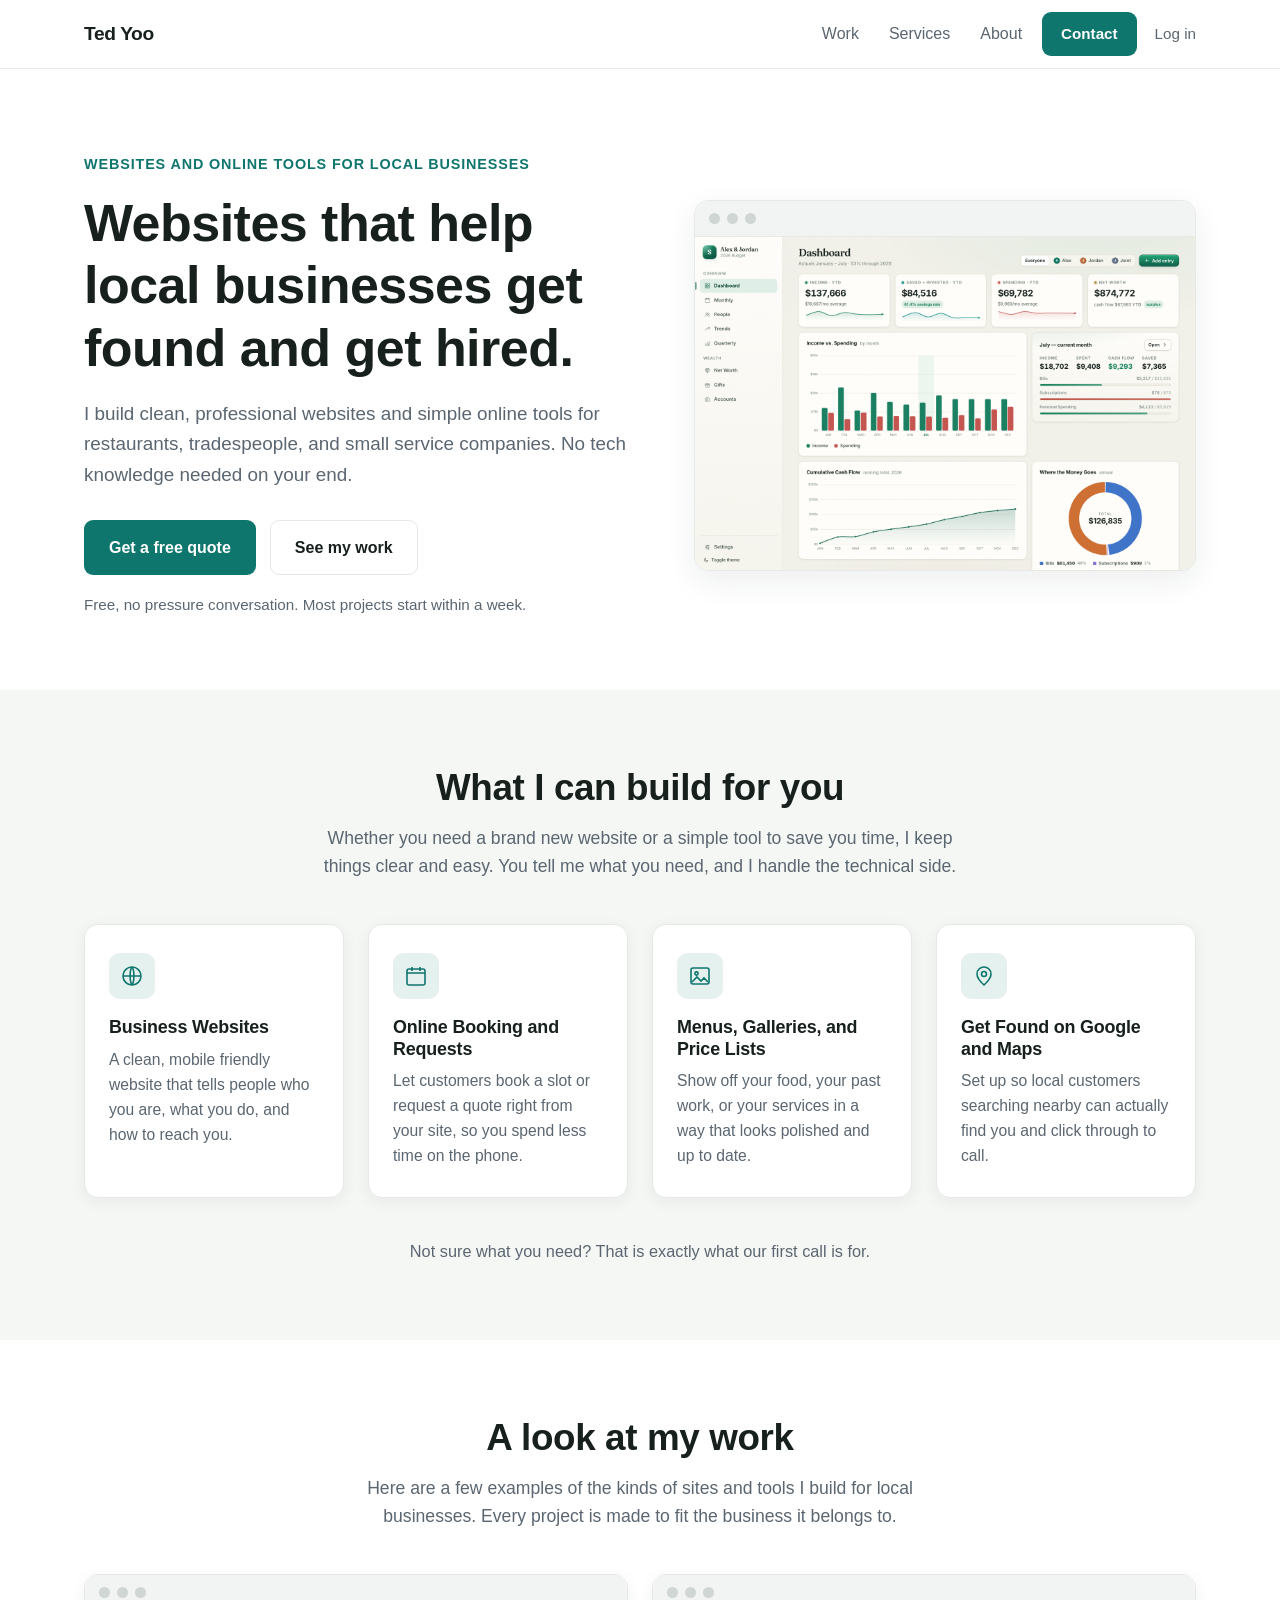
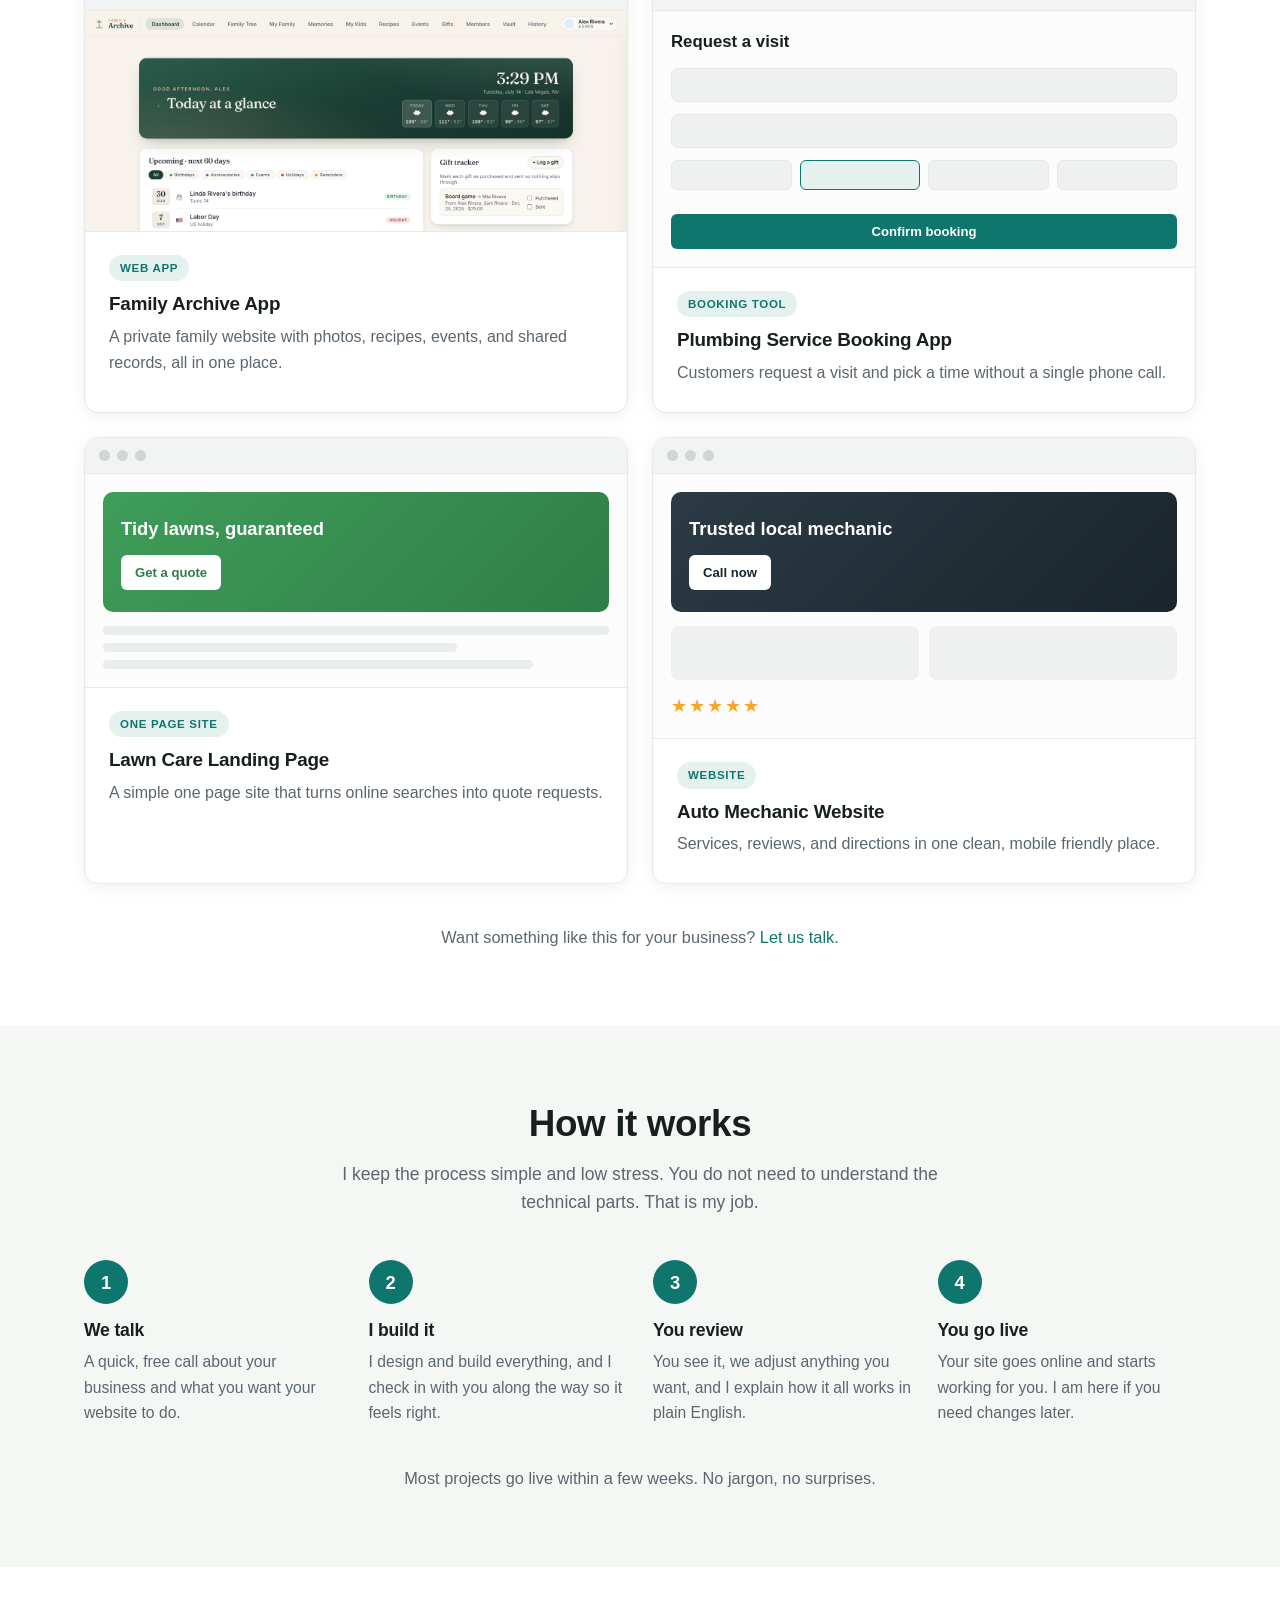
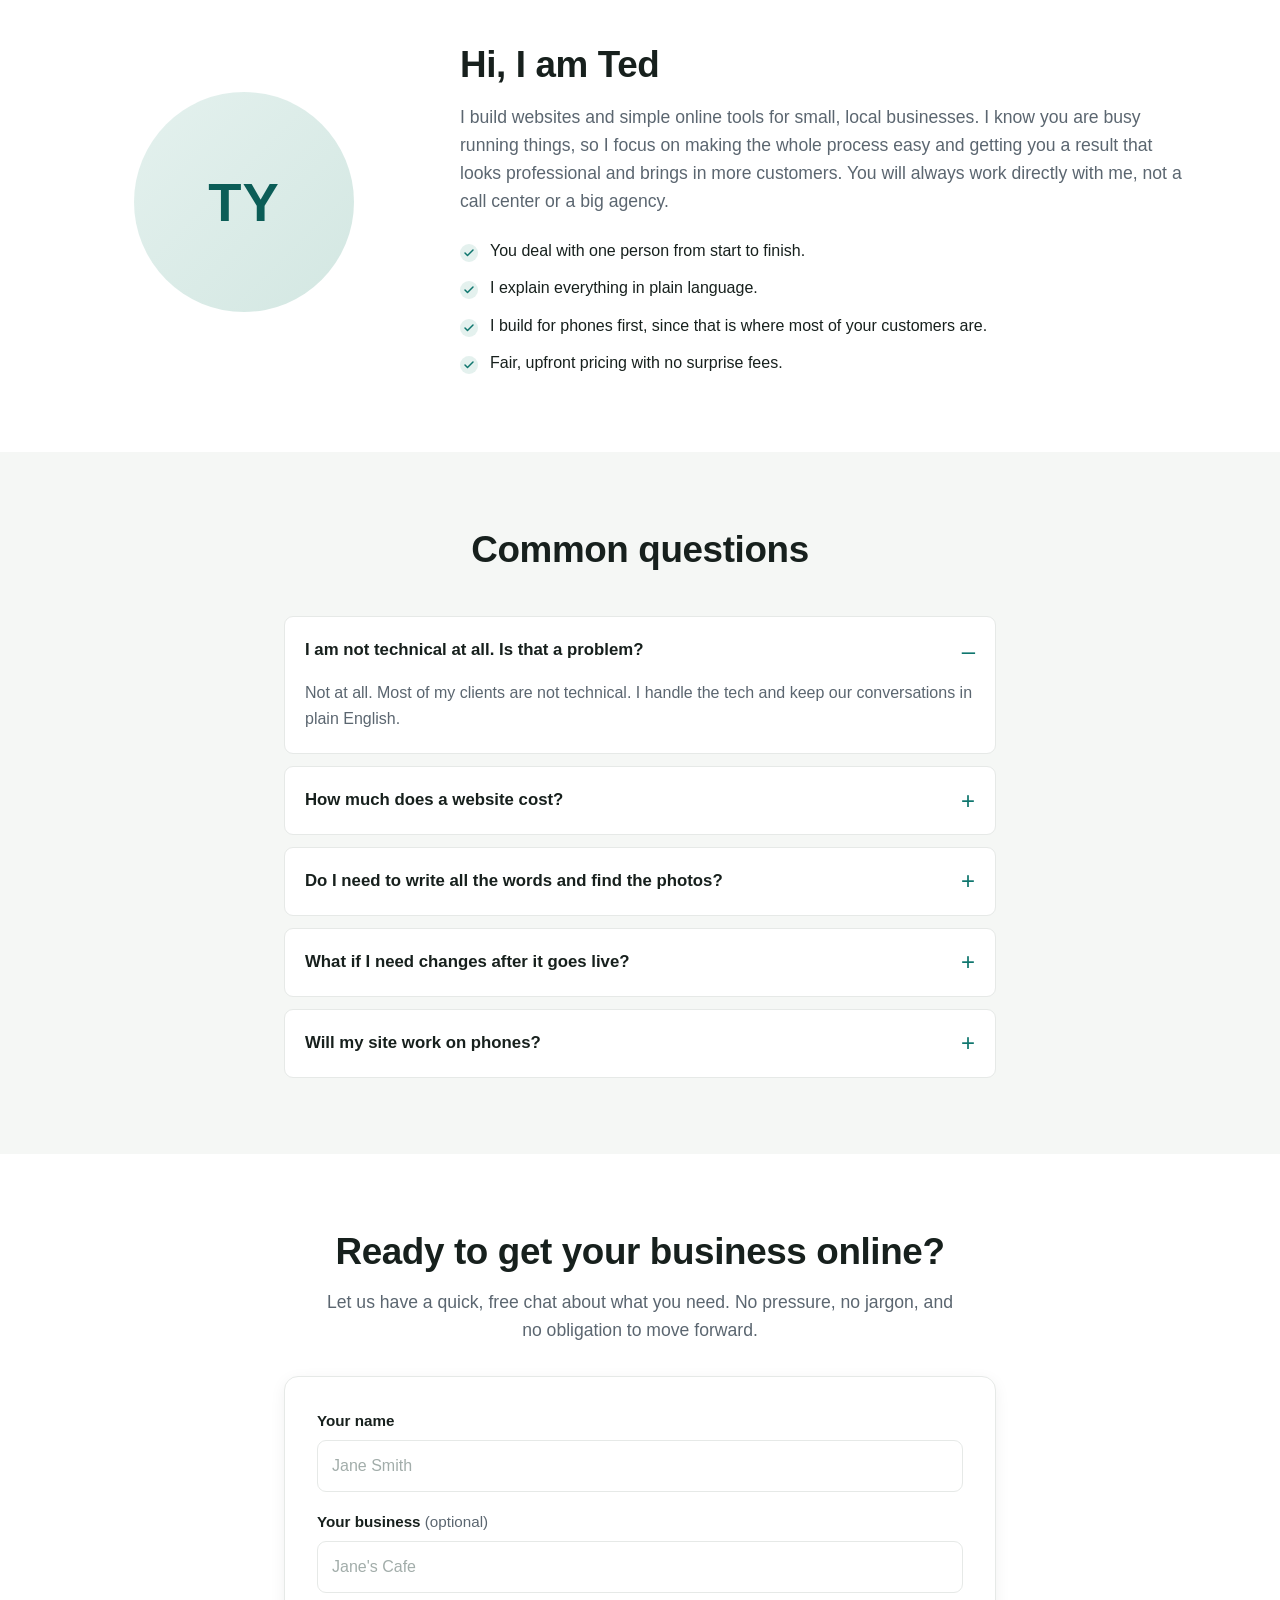
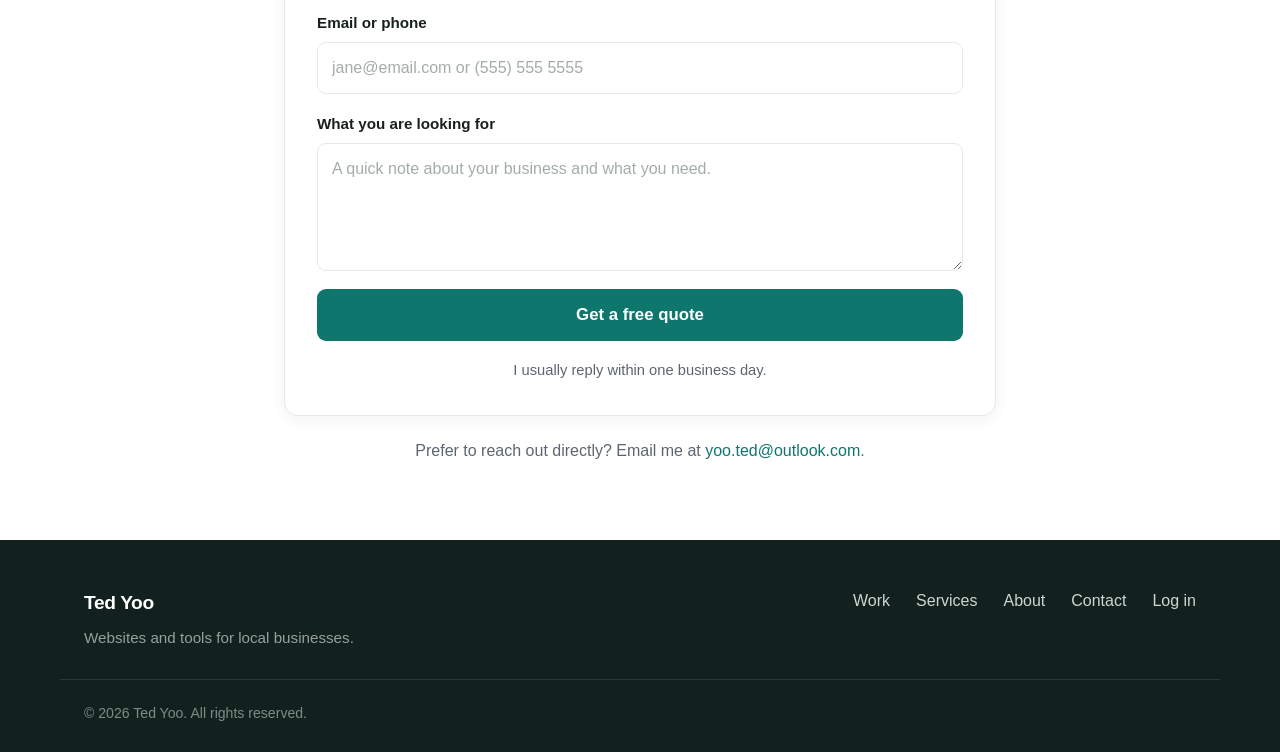
<file: index.html>
<!DOCTYPE html>
<html lang="en">
<head>
  <meta charset="UTF-8" />
  <meta name="viewport" content="width=device-width, initial-scale=1.0" />
  <title>Ted Yoo | Websites for Local Businesses</title>
  <meta name="description" content="Ted Yoo builds clean, professional websites and simple online tools for restaurants, tradespeople, and small local businesses." />
  <link rel="stylesheet" href="styles.css" />
</head>
<body>

  <!-- ============ TOP NAVIGATION (sticky) ============ -->
  <header class="nav" id="top">
    <div class="container nav-inner">
      <a href="#top" class="wordmark">Ted Yoo</a>
      <nav class="nav-links" aria-label="Main navigation">
        <a href="#work">Work</a>
        <a href="#services">Services</a>
        <a href="#about">About</a>
      </nav>
      <div class="nav-actions">
        <a href="#contact" class="btn btn-primary btn-sm">Contact</a>
        <!-- Log in opens Ted's Family Tree site. -->
        <a href="/app" class="nav-login">Log in</a>
      </div>
    </div>
  </header>

  <main>

    <!-- ============ HERO ============ -->
    <!--
      A/B HEADLINE OPTIONS (swap the <h1> and <p class="hero-sub"> below to test):

      Option A (outcome first) - CURRENTLY LIVE
        H1:  Websites that help local businesses get found and get hired.
        Sub: I build clean, professional websites and simple online tools for restaurants,
             tradespeople, and small service companies. No tech knowledge needed on your end.

      Option B (plain and personal)
        H1:  A professional website for your business, without the headache.
        Sub: I am Ted. I help small local businesses look great online and make it easy for
             new customers to find you, call you, and book you.

      Option C (problem first)
        H1:  Your customers are searching online. Make sure they find you.
        Sub: I build simple, good looking websites and booking tools for local businesses,
             so more people choose you instead of the shop down the road.
    -->
    <section class="hero">
      <div class="container hero-inner">
        <div class="hero-copy">
          <p class="eyebrow">Websites and online tools for local businesses</p>
          <h1>Websites that help local businesses get found and get hired.</h1>
          <p class="hero-sub">
            I build clean, professional websites and simple online tools for restaurants,
            tradespeople, and small service companies. No tech knowledge needed on your end.
          </p>
          <div class="hero-actions">
            <a href="#contact" class="btn btn-primary">Get a free quote</a>
            <a href="#work" class="btn btn-ghost">See my work</a>
          </div>
          <p class="hero-note">Free, no pressure conversation. Most projects start within a week.</p>
        </div>

        <div class="hero-visual">
          <div class="mockup">
            <div class="mockup-bar"><span></span><span></span><span></span></div>
            <img src="budget-app-demo.png" alt="A budgeting web app dashboard built by Ted" class="mockup-img" />
          </div>
        </div>
      </div>
    </section>

    <!-- ============ WHAT I BUILD (SERVICES) ============ -->
    <section class="section section-alt" id="services">
      <div class="container">
        <div class="section-head">
          <h2>What I can build for you</h2>
          <p>
            Whether you need a brand new website or a simple tool to save you time, I keep
            things clear and easy. You tell me what you need, and I handle the technical side.
          </p>
        </div>

        <div class="cards cards-4">
          <div class="card service">
            <div class="icon" aria-hidden="true">
              <svg viewBox="0 0 24 24" fill="none" stroke="currentColor" stroke-width="1.6"><circle cx="12" cy="12" r="9"/><path d="M3 12h18M12 3c2.5 2.5 2.5 15 0 18M12 3c-2.5 2.5-2.5 15 0 18"/></svg>
            </div>
            <h3>Business Websites</h3>
            <p>A clean, mobile friendly website that tells people who you are, what you do, and how to reach you.</p>
          </div>

          <div class="card service">
            <div class="icon" aria-hidden="true">
              <svg viewBox="0 0 24 24" fill="none" stroke="currentColor" stroke-width="1.6"><rect x="3" y="5" width="18" height="16" rx="2"/><path d="M3 9h18M8 3v4M16 3v4"/></svg>
            </div>
            <h3>Online Booking and Requests</h3>
            <p>Let customers book a slot or request a quote right from your site, so you spend less time on the phone.</p>
          </div>

          <div class="card service">
            <div class="icon" aria-hidden="true">
              <svg viewBox="0 0 24 24" fill="none" stroke="currentColor" stroke-width="1.6"><rect x="3" y="4" width="18" height="16" rx="2"/><circle cx="8.5" cy="9.5" r="1.6"/><path d="M4 18l5-5 4 4 3-3 4 4"/></svg>
            </div>
            <h3>Menus, Galleries, and Price Lists</h3>
            <p>Show off your food, your past work, or your services in a way that looks polished and up to date.</p>
          </div>

          <div class="card service">
            <div class="icon" aria-hidden="true">
              <svg viewBox="0 0 24 24" fill="none" stroke="currentColor" stroke-width="1.6"><path d="M12 21s7-6.2 7-11a7 7 0 0 0-14 0c0 4.8 7 11 7 11z"/><circle cx="12" cy="10" r="2.5"/></svg>
            </div>
            <h3>Get Found on Google and Maps</h3>
            <p>Set up so local customers searching nearby can actually find you and click through to call.</p>
          </div>
        </div>

        <p class="section-foot">Not sure what you need? That is exactly what our first call is for.</p>
      </div>
    </section>

    <!-- ============ PORTFOLIO / EXAMPLES ============ -->
    <section class="section" id="work">
      <div class="container">
        <div class="section-head">
          <h2>A look at my work</h2>
          <p>
            Here are a few examples of the kinds of sites and tools I build for local
            businesses. Every project is made to fit the business it belongs to.
          </p>
        </div>

        <div class="cards cards-2 portfolio">

          <article class="project">
            <div class="mockup">
              <div class="mockup-bar"><span></span><span></span><span></span></div>
              <img src="family-archive-demo.png" alt="Family Archive web app dashboard" class="mockup-img" />
            </div>
            <div class="project-body">
              <span class="chip">Web app</span>
              <h3>Family Archive App</h3>
              <p>A private family website with photos, recipes, events, and shared records, all in one place.</p>
            </div>
          </article>

          <article class="project">
            <div class="mockup">
              <div class="mockup-bar"><span></span><span></span><span></span></div>
              <div class="mockup-screen demo-booking">
                <div class="demo-form-title">Request a visit</div>
                <div class="demo-field"></div>
                <div class="demo-field"></div>
                <div class="demo-slots"><span></span><span class="on"></span><span></span><span></span></div>
                <div class="demo-btn wide">Confirm booking</div>
              </div>
            </div>
            <div class="project-body">
              <span class="chip">Booking tool</span>
              <h3>Plumbing Service Booking App</h3>
              <p>Customers request a visit and pick a time without a single phone call.</p>
            </div>
          </article>

          <article class="project">
            <div class="mockup">
              <div class="mockup-bar"><span></span><span></span><span></span></div>
              <div class="mockup-screen demo-lawn">
                <div class="demo-hero green"><strong>Tidy lawns, guaranteed</strong><span class="demo-btn">Get a quote</span></div>
                <div class="demo-lines"><span></span><span></span><span></span></div>
              </div>
            </div>
            <div class="project-body">
              <span class="chip">One page site</span>
              <h3>Lawn Care Landing Page</h3>
              <p>A simple one page site that turns online searches into quote requests.</p>
            </div>
          </article>

          <article class="project">
            <div class="mockup">
              <div class="mockup-bar"><span></span><span></span><span></span></div>
              <div class="mockup-screen demo-mechanic">
                <div class="demo-hero dark"><strong>Trusted local mechanic</strong><span class="demo-btn">Call now</span></div>
                <div class="demo-row"><div class="demo-card"></div><div class="demo-card"></div></div>
                <div class="demo-stars">★★★★★</div>
              </div>
            </div>
            <div class="project-body">
              <span class="chip">Website</span>
              <h3>Auto Mechanic Website</h3>
              <p>Services, reviews, and directions in one clean, mobile friendly place.</p>
            </div>
          </article>

        </div>

        <p class="section-foot">Want something like this for your business? <a href="#contact">Let us talk.</a></p>
      </div>
    </section>

    <!-- ============ HOW IT WORKS ============ -->
    <section class="section section-alt" id="process">
      <div class="container">
        <div class="section-head">
          <h2>How it works</h2>
          <p>
            I keep the process simple and low stress. You do not need to understand the
            technical parts. That is my job.
          </p>
        </div>

        <div class="steps">
          <div class="step">
            <span class="step-num">1</span>
            <h3>We talk</h3>
            <p>A quick, free call about your business and what you want your website to do.</p>
          </div>
          <div class="step">
            <span class="step-num">2</span>
            <h3>I build it</h3>
            <p>I design and build everything, and I check in with you along the way so it feels right.</p>
          </div>
          <div class="step">
            <span class="step-num">3</span>
            <h3>You review</h3>
            <p>You see it, we adjust anything you want, and I explain how it all works in plain English.</p>
          </div>
          <div class="step">
            <span class="step-num">4</span>
            <h3>You go live</h3>
            <p>Your site goes online and starts working for you. I am here if you need changes later.</p>
          </div>
        </div>

        <p class="section-foot">Most projects go live within a few weeks. No jargon, no surprises.</p>
      </div>
    </section>

    <!-- ============ ABOUT TED ============ -->
    <section class="section" id="about">
      <div class="container about-inner">
        <!-- No photo for now. This is a clean monogram placeholder; swap the
             <div class="avatar"> for an <img class="avatar-photo"> when ready. -->
        <div class="about-photo" aria-hidden="true">
          <div class="avatar">TY</div>
        </div>
        <div class="about-copy">
          <h2>Hi, I am Ted</h2>
          <p>
            I build websites and simple online tools for small, local businesses. I know you
            are busy running things, so I focus on making the whole process easy and getting
            you a result that looks professional and brings in more customers. You will always
            work directly with me, not a call center or a big agency.
          </p>
          <ul class="ticks">
            <li>You deal with one person from start to finish.</li>
            <li>I explain everything in plain language.</li>
            <li>I build for phones first, since that is where most of your customers are.</li>
            <li>Fair, upfront pricing with no surprise fees.</li>
          </ul>
        </div>
      </div>
    </section>

    <!-- ============ FAQ ============ -->
    <section class="section section-alt" id="faq">
      <div class="container narrow">
        <div class="section-head">
          <h2>Common questions</h2>
        </div>

        <div class="faq">
          <details open>
            <summary>I am not technical at all. Is that a problem?</summary>
            <p>Not at all. Most of my clients are not technical. I handle the tech and keep our conversations in plain English.</p>
          </details>
          <details>
            <summary>How much does a website cost?</summary>
            <p>It depends on what you need, and I will always give you a clear price before we start. The first conversation is free.</p>
          </details>
          <details>
            <summary>Do I need to write all the words and find the photos?</summary>
            <p>I can help with both. If you have photos and details, great. If not, we will figure it out together.</p>
          </details>
          <details>
            <summary>What if I need changes after it goes live?</summary>
            <p>I am here for that. You will not be left on your own once the site is up.</p>
          </details>
          <details>
            <summary>Will my site work on phones?</summary>
            <p>Yes. Every site I build is designed to look great on phones, tablets, and computers.</p>
          </details>
        </div>
      </div>
    </section>

    <!-- ============ CONTACT / WORK WITH ME ============ -->
    <section class="section contact" id="contact">
      <div class="container narrow">
        <div class="section-head">
          <h2>Ready to get your business online?</h2>
          <p>
            Let us have a quick, free chat about what you need. No pressure, no jargon, and
            no obligation to move forward.
          </p>
        </div>

        <form class="quote-form" id="quote-form">
          <div class="field">
            <label for="name">Your name</label>
            <input type="text" id="name" name="name" placeholder="Jane Smith" />
          </div>
          <div class="field">
            <label for="business">Your business <span class="opt">(optional)</span></label>
            <input type="text" id="business" name="business" placeholder="Jane's Cafe" />
          </div>
          <div class="field">
            <label for="contact-info">Email or phone</label>
            <input type="text" id="contact-info" name="contact-info" placeholder="jane@email.com or (555) 555 5555" />
          </div>
          <div class="field">
            <label for="message">What you are looking for</label>
            <textarea id="message" name="message" rows="4" placeholder="A quick note about your business and what you need."></textarea>
          </div>
          <button type="submit" class="btn btn-primary btn-block">Get a free quote</button>
          <p class="form-note" id="form-note">I usually reply within one business day.</p>
        </form>

        <p class="contact-alt">
          Prefer to reach out directly? Email me at
          <a href="mailto:yoo.ted@outlook.com">yoo.ted@outlook.com</a>.
        </p>
      </div>
    </section>

  </main>

  <!-- ============ FOOTER ============ -->
  <footer class="footer">
    <div class="container footer-inner">
      <div class="footer-brand">
        <a href="#top" class="wordmark">Ted Yoo</a>
        <p>Websites and tools for local businesses.</p>
      </div>
      <nav class="footer-links" aria-label="Footer navigation">
        <a href="#work">Work</a>
        <a href="#services">Services</a>
        <a href="#about">About</a>
        <a href="#contact">Contact</a>
        <a href="/app">Log in</a>
      </nav>
    </div>
    <div class="container footer-legal">
      <span>&copy; 2026 Ted Yoo. All rights reserved.</span>
    </div>
  </footer>

  <!-- Quote form -> email (externalized to landing.js to stay CSP-friendly) -->
  <script src="landing.js"></script>

</body>
</html>
</file>
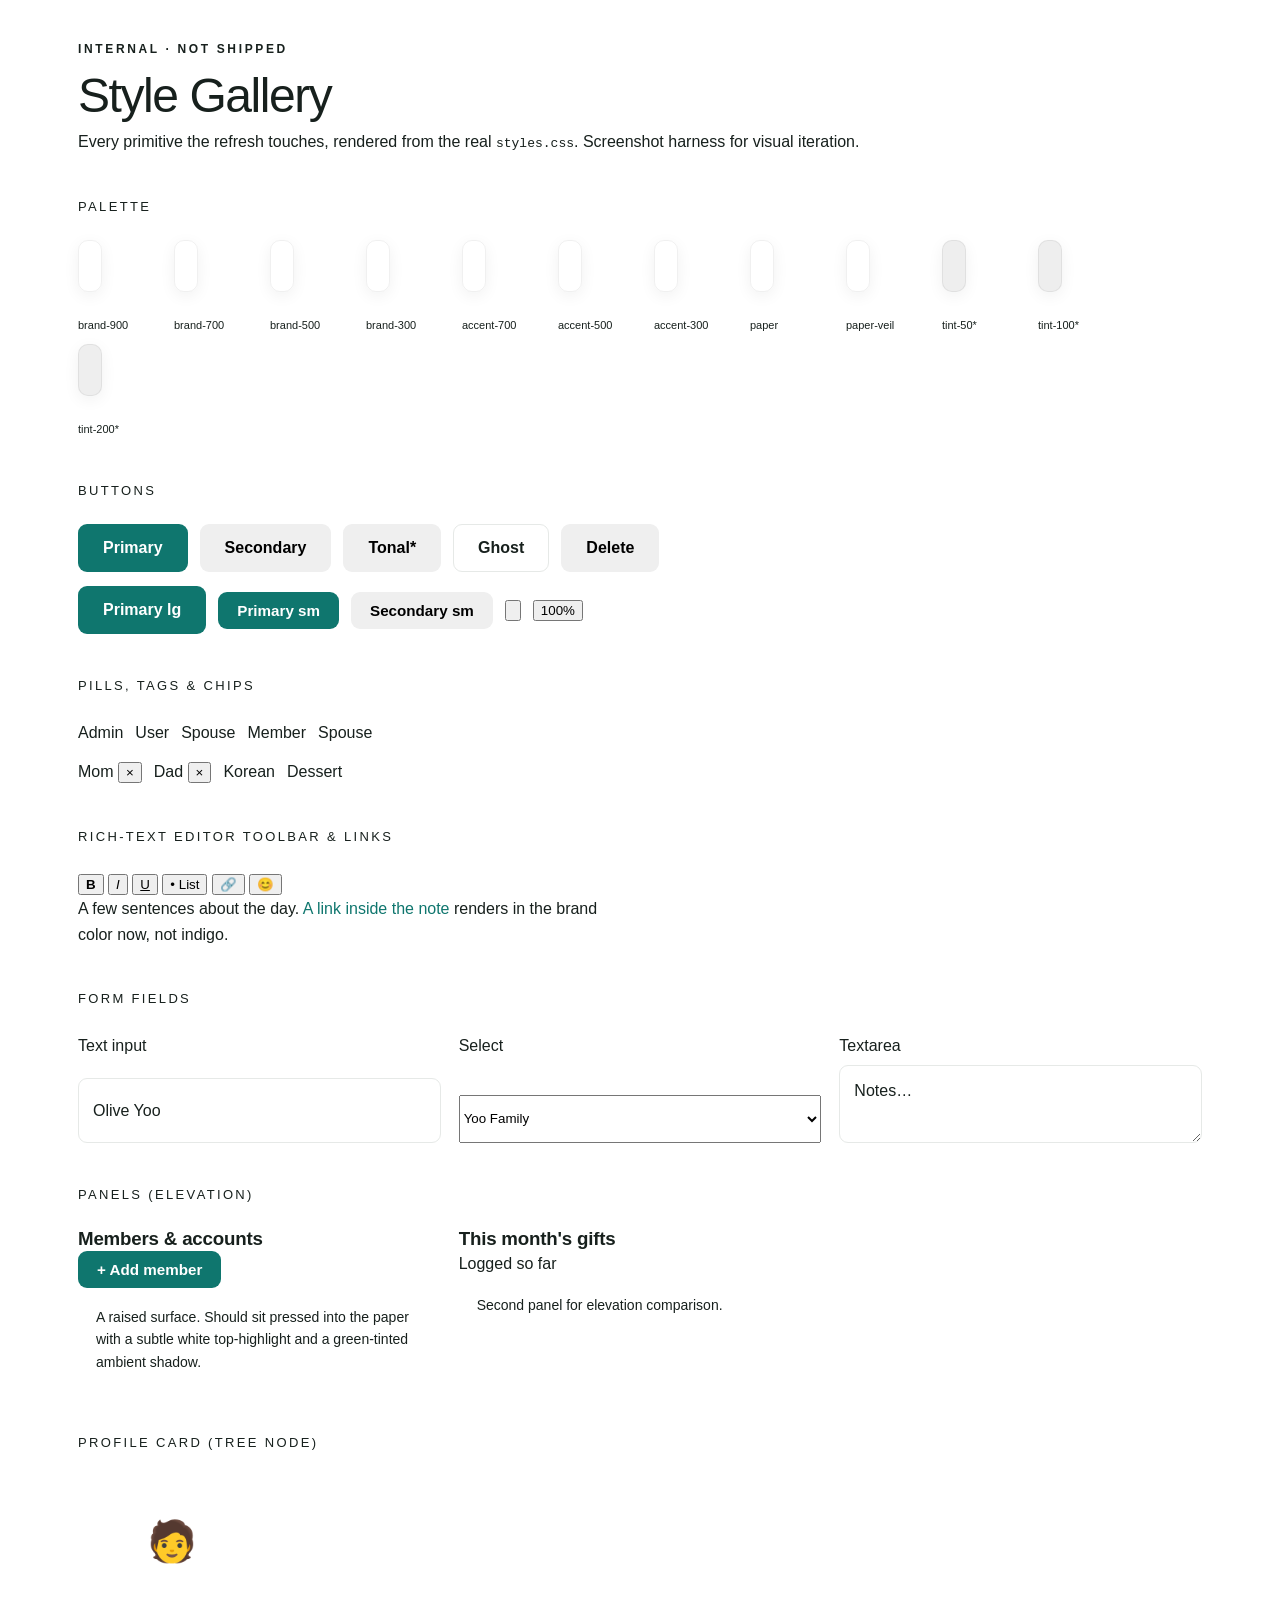
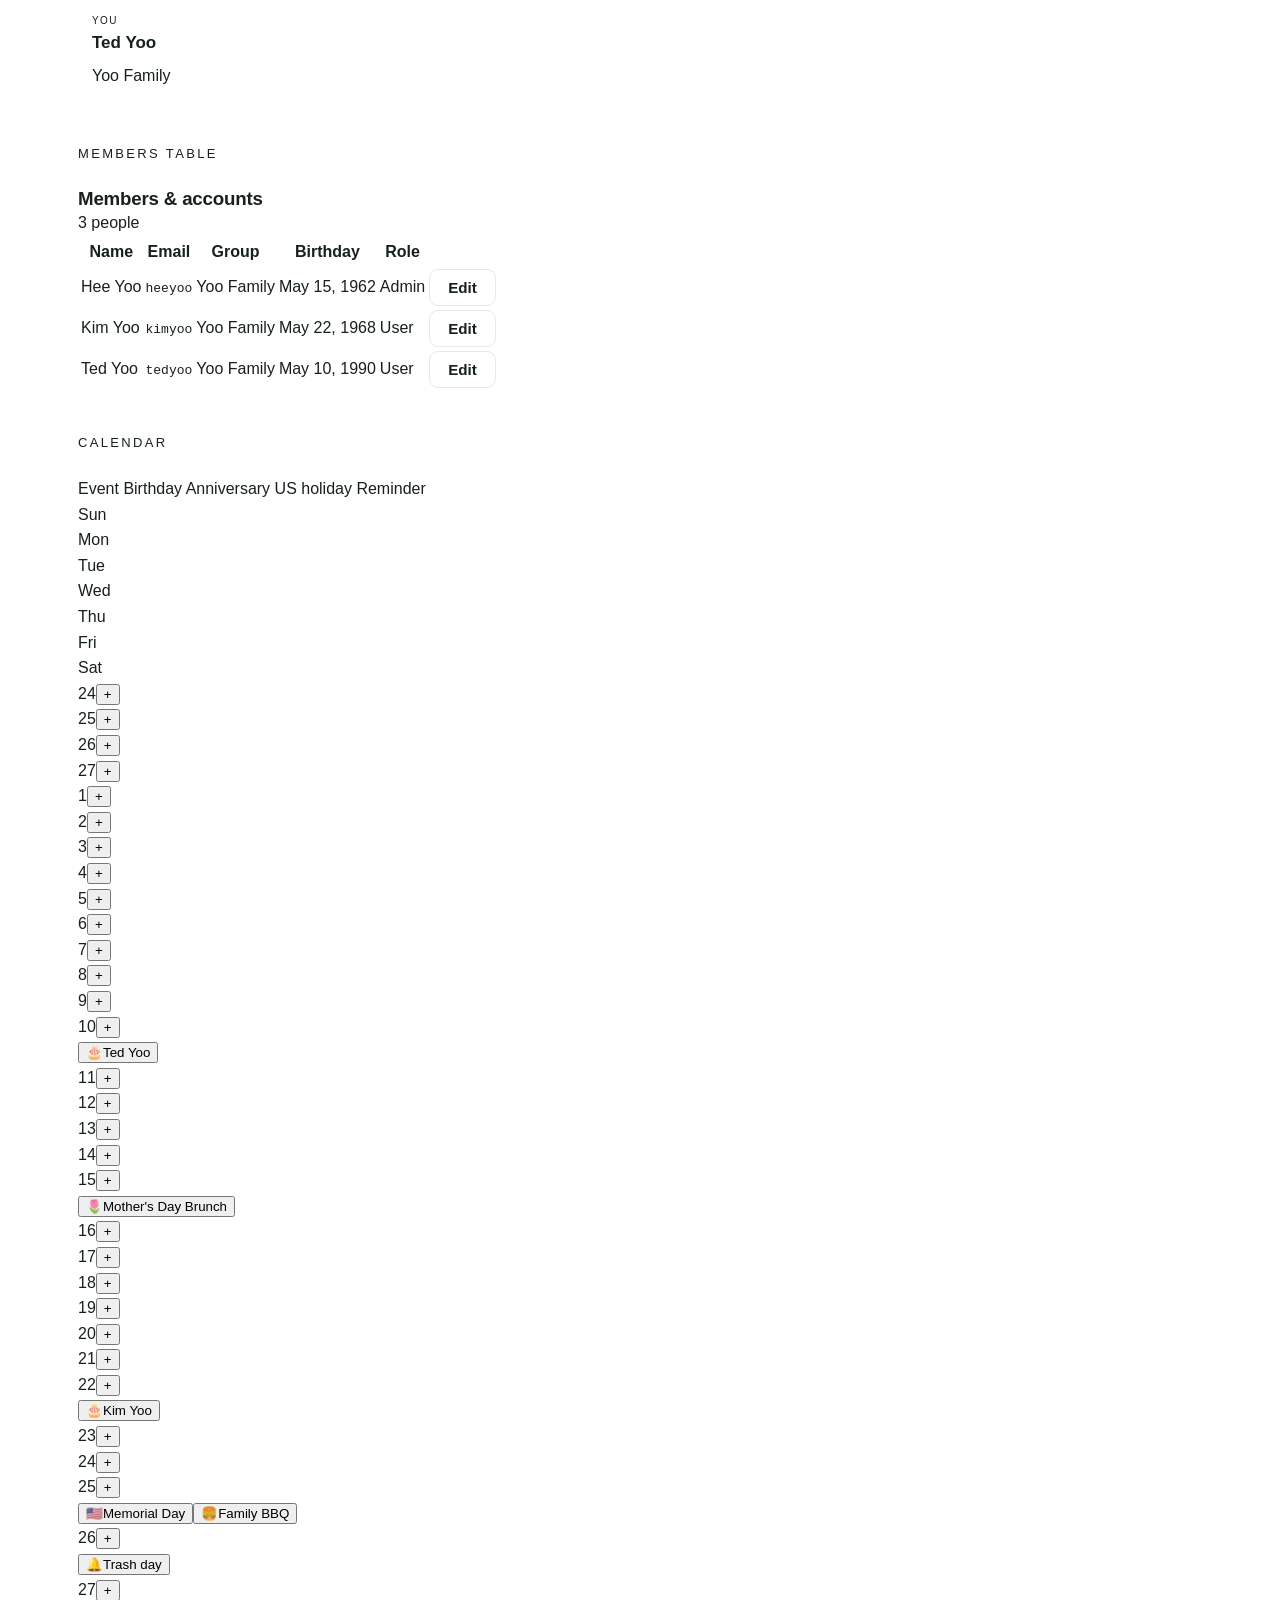
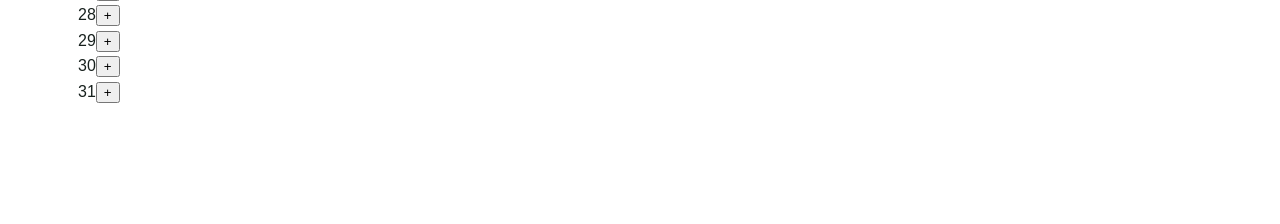
<file: preview.html>
<!doctype html>
<html lang="en">
<head>
  <meta charset="utf-8" />
  <meta name="viewport" content="width=device-width, initial-scale=1" />
  <title>The Family Archive — Style Gallery</title>
  <link rel="preconnect" href="https://fonts.googleapis.com" />
  <link rel="preconnect" href="https://fonts.gstatic.com" crossorigin />
  <link href="https://fonts.googleapis.com/css2?family=Fraunces:opsz,wght@9..144,400;9..144,500;9..144,600;9..144,700&family=Inter:wght@400;500;600;700&display=swap" rel="stylesheet" />
  <link rel="stylesheet" href="styles.css" />
  <style>
    /* gallery chrome only — not part of the app */
    body { background: var(--paper); }
    .gallery { max-width: 1180px; margin: 0 auto; padding: 40px 28px 120px; }
    .gallery-head { margin-bottom: 8px; }
    .gallery-head h1 { font-family: var(--font-display); font-weight: 400; font-size: clamp(32px,4vw,48px); letter-spacing: -0.03em; margin: 6px 0 4px; }
    .gallery-head p { color: var(--ink-500); margin: 0 0 8px; }
    .gsection { margin-top: 44px; }
    .gsection > h2 {
      font-family: var(--font-display); font-weight: 500; font-size: 13px; text-transform: uppercase;
      letter-spacing: .18em; color: var(--accent-700); border-bottom: 1px solid var(--ink-200);
      padding-bottom: 8px; margin: 0 0 18px;
    }
    .grow { display: flex; flex-wrap: wrap; gap: 12px; align-items: center; margin-bottom: 14px; }
    .swatches { display: flex; flex-wrap: wrap; gap: 10px; }
    .sw { width: 86px; }
    .sw .chip { height: 52px; border-radius: 10px; border: 1px solid rgba(0,0,0,.06); box-shadow: var(--shadow-soft); }
    .sw .lbl { font-size: 11px; color: var(--ink-500); margin-top: 5px; display:block; }
    .gcols { display: grid; grid-template-columns: repeat(auto-fill, minmax(300px,1fr)); gap: 18px; }
    .demo-node-wrap { display: flex; gap: 18px; flex-wrap: wrap; }
  </style>
</head>
<body>
  <div class="gallery">
    <div class="gallery-head">
      <p class="eyebrow" style="font-size:12px;letter-spacing:.22em;text-transform:uppercase;color:var(--accent-700);">Internal · not shipped</p>
      <h1>Style Gallery</h1>
      <p>Every primitive the refresh touches, rendered from the real <code>styles.css</code>. Screenshot harness for visual iteration.</p>
    </div>

    <!-- PALETTE -->
    <section class="gsection">
      <h2>Palette</h2>
      <div class="swatches">
        <div class="sw"><div class="chip" style="background:var(--brand-900)"></div><span class="lbl">brand-900</span></div>
        <div class="sw"><div class="chip" style="background:var(--brand-700)"></div><span class="lbl">brand-700</span></div>
        <div class="sw"><div class="chip" style="background:var(--brand-500)"></div><span class="lbl">brand-500</span></div>
        <div class="sw"><div class="chip" style="background:var(--brand-300)"></div><span class="lbl">brand-300</span></div>
        <div class="sw"><div class="chip" style="background:var(--accent-700)"></div><span class="lbl">accent-700</span></div>
        <div class="sw"><div class="chip" style="background:var(--accent-500)"></div><span class="lbl">accent-500</span></div>
        <div class="sw"><div class="chip" style="background:var(--accent-300)"></div><span class="lbl">accent-300</span></div>
        <div class="sw"><div class="chip" style="background:var(--paper)"></div><span class="lbl">paper</span></div>
        <div class="sw"><div class="chip" style="background:var(--paper-veil)"></div><span class="lbl">paper-veil</span></div>
        <div class="sw"><div class="chip" style="background:var(--tint-50,#eee)"></div><span class="lbl">tint-50*</span></div>
        <div class="sw"><div class="chip" style="background:var(--tint-100,#eee)"></div><span class="lbl">tint-100*</span></div>
        <div class="sw"><div class="chip" style="background:var(--tint-200,#eee)"></div><span class="lbl">tint-200*</span></div>
      </div>
    </section>

    <!-- BUTTONS -->
    <section class="gsection">
      <h2>Buttons</h2>
      <div class="grow">
        <button class="btn btn-primary">Primary</button>
        <button class="btn btn-secondary">Secondary</button>
        <button class="btn btn-tonal">Tonal*</button>
        <button class="btn btn-ghost">Ghost</button>
        <button class="btn btn-danger-ghost">Delete</button>
      </div>
      <div class="grow">
        <button class="btn btn-primary btn-lg">Primary lg</button>
        <button class="btn btn-primary btn-sm">Primary sm</button>
        <button class="btn btn-secondary btn-sm">Secondary sm</button>
        <button class="icon-btn"><svg viewBox="0 0 16 16"><path d="M8 4v8M4 8h8" stroke="currentColor" stroke-width="1.6" stroke-linecap="round"/></svg></button>
        <button class="icon-btn"><span>100%</span></button>
      </div>
    </section>

    <!-- PILLS / TAGS -->
    <section class="gsection">
      <h2>Pills, tags &amp; chips</h2>
      <div class="grow">
        <span class="role-pill admin">Admin</span>
        <span class="role-pill user">User</span>
        <span class="type-pill is-spouse">Spouse</span>
        <span class="type-pill">Member</span>
        <span class="friend-role-pill is-spouse">Spouse</span>
      </div>
      <div class="grow">
        <span class="memory-tag">Mom <button class="memory-tag-x" title="remove">×</button></span>
        <span class="memory-tag">Dad <button class="memory-tag-x" title="remove">×</button></span>
        <span class="recipe-card-cat">Korean</span>
        <span class="recipe-card-cat">Dessert</span>
      </div>
    </section>

    <!-- RICH TEXT TOOLBAR (was indigo) -->
    <section class="gsection">
      <h2>Rich-text editor toolbar &amp; links</h2>
      <div class="rich-text-editor" style="max-width:520px;">
        <div class="rt-toolbar" role="toolbar">
          <button type="button" class="rt-btn"><b>B</b></button>
          <button type="button" class="rt-btn"><i>I</i></button>
          <button type="button" class="rt-btn"><u>U</u></button>
          <span class="rt-sep"></span>
          <button type="button" class="rt-btn">• List</button>
          <button type="button" class="rt-btn">🔗</button>
          <span class="rt-sep"></span>
          <button type="button" class="rt-btn">😊</button>
        </div>
        <div class="rt-surface" contenteditable="false">A few sentences about the day. <a href="#">A link inside the note</a> renders in the brand color now, not indigo.</div>
      </div>
    </section>

    <!-- FORM FIELDS -->
    <section class="gsection">
      <h2>Form fields</h2>
      <div class="gcols">
        <label class="field"><span>Text input</span><input placeholder="Type here…" value="Olive Yoo" /></label>
        <label class="field"><span>Select</span><select><option>Yoo Family</option><option>Friends</option></select></label>
        <label class="field"><span>Textarea</span><textarea rows="2">Notes…</textarea></label>
      </div>
    </section>

    <!-- PANELS -->
    <section class="gsection">
      <h2>Panels (elevation)</h2>
      <div class="gcols">
        <section class="panel">
          <header class="panel-head"><h3>Members &amp; accounts</h3><button class="btn btn-primary btn-sm">+ Add member</button></header>
          <div style="padding:18px;color:var(--ink-500);font-size:14px;">A raised surface. Should sit pressed into the paper with a subtle white top-highlight and a green-tinted ambient shadow.</div>
        </section>
        <section class="panel">
          <header class="panel-head"><h3>This month's gifts</h3><span class="muted small">Logged so far</span></header>
          <div style="padding:18px;color:var(--ink-500);font-size:14px;">Second panel for elevation comparison.</div>
        </section>
      </div>
    </section>

    <!-- MEMBER CARD (tree node analog) -->
    <section class="gsection">
      <h2>Profile card (tree node)</h2>
      <div class="demo-node-wrap">
        <div class="node" style="position:relative;width:188px;">
          <div class="node-accent" style="height:5px;border-radius:14px 14px 0 0;background:var(--brand-500);"></div>
          <div class="node-photo is-male" style="height:120px;background:var(--rose-male-bg);display:grid;place-items:center;font-size:40px;">🧑</div>
          <div class="node-body" style="padding:12px 14px 14px;">
            <div class="node-rel" style="font-size:10px;letter-spacing:.14em;text-transform:uppercase;color:var(--accent-700);">You</div>
            <div class="node-name" style="font-family:var(--font-display);font-weight:600;font-size:17px;">Ted Yoo</div>
            <span class="role-pill user" style="margin-top:6px;display:inline-block;">Yoo Family</span>
          </div>
        </div>
      </div>
    </section>

    <!-- TABLE -->
    <section class="gsection">
      <h2>Members table</h2>
      <section class="panel">
        <header class="panel-head"><h3>Members &amp; accounts</h3><span class="muted small">3 people</span></header>
        <div class="table-wrap">
          <table class="table">
            <thead>
              <tr><th>Name</th><th>Email</th><th>Group</th><th>Birthday</th><th>Role</th><th></th></tr>
            </thead>
            <tbody>
              <tr>
                <td><div class="row-name"><div class="row-avatar is-male"></div><div><div>Hee Yoo</div></div></div></td>
                <td><code>heeyoo</code></td><td>Yoo Family</td><td>May 15, 1962</td>
                <td><span class="role-pill admin">Admin</span></td>
                <td><button class="btn btn-ghost btn-sm">Edit</button></td>
              </tr>
              <tr>
                <td><div class="row-name"><div class="row-avatar is-female"></div><div><div>Kim Yoo</div></div></div></td>
                <td><code>kimyoo</code></td><td>Yoo Family</td><td>May 22, 1968</td>
                <td><span class="role-pill user">User</span></td>
                <td><button class="btn btn-ghost btn-sm">Edit</button></td>
              </tr>
              <tr>
                <td><div class="row-name"><div class="row-avatar is-male"></div><div><div>Ted Yoo</div></div></div></td>
                <td><code>tedyoo</code></td><td>Yoo Family</td><td>May 10, 1990</td>
                <td><span class="role-pill user">User</span></td>
                <td><button class="btn btn-ghost btn-sm">Edit</button></td>
              </tr>
            </tbody>
          </table>
        </div>
      </section>
    </section>

    <!-- CALENDAR -->
    <section class="gsection">
      <h2>Calendar</h2>
      <div class="cal-legend">
        <span class="cal-legend-item"><span class="cal-dot is-event"></span>Event</span>
        <span class="cal-legend-item"><span class="cal-dot is-birthday"></span>Birthday</span>
        <span class="cal-legend-item"><span class="cal-dot is-anniv"></span>Anniversary</span>
        <span class="cal-legend-item"><span class="cal-dot is-holiday"></span>US holiday</span>
        <span class="cal-legend-item"><span class="cal-dot is-reminder"></span>Reminder</span>
      </div>
      <div class="panel cal-panel">
        <div class="cal-weekdays">
          <div class="cal-weekday">Sun</div><div class="cal-weekday">Mon</div><div class="cal-weekday">Tue</div><div class="cal-weekday">Wed</div><div class="cal-weekday">Thu</div><div class="cal-weekday">Fri</div><div class="cal-weekday">Sat</div>
        </div>
        <div class="cal-grid" id="cal-grid"></div>
      </div>
    </section>
  </div>

  <script>
    // Build a small month grid programmatically to mirror the app's calendar DOM.
    const grid = document.getElementById('cal-grid');
    const chips = {
      10: [['birthday','🎂','Ted Yoo']],
      15: [['event','🌷',"Mother's Day Brunch"]],
      22: [['birthday','🎂','Kim Yoo']],
      25: [['holiday','🇺🇸','Memorial Day'],['event','🍔','Family BBQ']],
      26: [['reminder','🔔','Trash day']],
    };
    for (let i = 0; i < 35; i++) {
      const dayNum = i - 3; // offset so day 1 lands on a Thu-ish
      const cell = document.createElement('div');
      cell.className = 'cal-cell';
      const inMonth = dayNum >= 1 && dayNum <= 31;
      if (!inMonth) cell.classList.add('is-other-month');
      if (dayNum === 13) cell.classList.add('is-today');
      const shown = inMonth ? dayNum : (dayNum < 1 ? 27 + dayNum : dayNum - 31);
      const head = document.createElement('div');
      head.className = 'cal-cell-head';
      head.innerHTML = `<span class="cal-day-num">${shown}</span><button class="cal-add">+</button>`;
      cell.appendChild(head);
      const chipsWrap = document.createElement('div');
      chipsWrap.className = 'cal-chips';
      (chips[dayNum] || []).forEach(([kind, icon, text]) => {
        const c = document.createElement('button');
        c.className = `cal-chip cal-chip-${kind}`;
        c.innerHTML = `<span class="cal-chip-icon">${icon}</span><span class="cal-chip-text">${text}</span>`;
        chipsWrap.appendChild(c);
      });
      cell.appendChild(chipsWrap);
      grid.appendChild(cell);
    }
  </script>
</body>
</html>
</file>
<file: styles.css>
/* ============================================================
   Ted Yoo landing page
   Clean, minimal, single accent color, mobile first.
   Hand-written CSS, no framework.
   ============================================================ */

:root {
  /* Color system */
  --text:        #17201d;   /* near-black for body text */
  --muted:       #5b6670;   /* secondary text */
  --bg:          #ffffff;   /* main background */
  --bg-alt:      #f5f7f5;   /* warm light gray for alternating sections */
  --line:        #e6e9e7;   /* hairline borders */
  --accent:      #0f766e;   /* single accent (teal) */
  --accent-dark: #0b5d57;   /* accent hover */
  --accent-soft: #e4f1ee;   /* accent tint for chips/icons */

  /* Layout */
  --maxw: 1160px;
  --radius: 14px;
  --radius-sm: 9px;
  --shadow: 0 10px 30px rgba(20, 40, 35, 0.08);
  --shadow-soft: 0 4px 16px rgba(20, 40, 35, 0.06);
}

* { box-sizing: border-box; }

html { scroll-behavior: smooth; }

body {
  margin: 0;
  font-family: -apple-system, BlinkMacSystemFont, "Segoe UI", Roboto, Helvetica, Arial, sans-serif;
  color: var(--text);
  background: var(--bg);
  line-height: 1.6;
  -webkit-font-smoothing: antialiased;
}

h1, h2, h3 { line-height: 1.2; letter-spacing: -0.01em; margin: 0; }
p { margin: 0; }
a { color: var(--accent); text-decoration: none; }
a:hover { color: var(--accent-dark); }

.container {
  width: 100%;
  max-width: var(--maxw);
  margin: 0 auto;
  padding: 0 24px;
}
.container.narrow { max-width: 760px; }

/* ---------- Buttons ---------- */
.btn {
  display: inline-flex;
  align-items: center;
  justify-content: center;
  font-weight: 600;
  font-size: 1rem;
  padding: 14px 24px;
  border-radius: var(--radius-sm);
  border: 1.5px solid transparent;
  cursor: pointer;
  transition: background 0.15s ease, color 0.15s ease, border-color 0.15s ease, transform 0.05s ease;
  white-space: nowrap;
}
.btn:active { transform: translateY(1px); }
.btn-primary { background: var(--accent); color: #fff; }
.btn-primary:hover { background: var(--accent-dark); color: #fff; }
.btn-ghost { background: transparent; color: var(--text); border-color: var(--line); }
.btn-ghost:hover { border-color: var(--accent); color: var(--accent); }
.btn-sm { padding: 9px 18px; font-size: 0.95rem; }
.btn-block { width: 100%; padding: 15px 24px; font-size: 1.05rem; }

/* ---------- Navigation ---------- */
.nav {
  position: sticky;
  top: 0;
  z-index: 50;
  background: rgba(255, 255, 255, 0.9);
  backdrop-filter: saturate(180%) blur(10px);
  border-bottom: 1px solid var(--line);
}
.nav-inner {
  display: flex;
  align-items: center;
  justify-content: space-between;
  height: 68px;
  gap: 20px;
}
.wordmark {
  font-weight: 700;
  font-size: 1.2rem;
  color: var(--text);
  letter-spacing: -0.02em;
}
.wordmark:hover { color: var(--text); }
.nav-links {
  display: flex;
  gap: 30px;
  margin-left: auto;
}
.nav-links a { color: var(--muted); font-weight: 500; }
.nav-links a:hover { color: var(--text); }
.nav-actions {
  display: flex;
  align-items: center;
  gap: 18px;
}
.nav-login {
  color: var(--muted);
  font-weight: 500;
  font-size: 0.95rem;
}
.nav-login:hover { color: var(--text); }

/* ---------- Hero ---------- */
.hero { padding: 84px 0 72px; }
.hero-inner {
  display: grid;
  grid-template-columns: 1.05fr 0.95fr;
  gap: 56px;
  align-items: center;
}
.eyebrow {
  color: var(--accent);
  font-weight: 600;
  font-size: 0.9rem;
  text-transform: uppercase;
  letter-spacing: 0.06em;
  margin-bottom: 16px;
}
.hero h1 {
  font-size: clamp(2.1rem, 4.6vw, 3.25rem);
  font-weight: 800;
  margin-bottom: 20px;
}
.hero-sub {
  font-size: 1.18rem;
  color: var(--muted);
  max-width: 34em;
  margin-bottom: 30px;
}
.hero-actions {
  display: flex;
  gap: 14px;
  flex-wrap: wrap;
  margin-bottom: 18px;
}
.hero-note { color: var(--muted); font-size: 0.95rem; }

/* ---------- Browser mockups ---------- */
.hero-visual { display: flex; justify-content: center; }
.mockup {
  width: 100%;
  background: #fff;
  border: 1px solid var(--line);
  border-radius: var(--radius);
  box-shadow: var(--shadow);
  overflow: hidden;
}
.mockup-bar {
  display: flex;
  gap: 7px;
  padding: 12px 14px;
  background: #f2f4f3;
  border-bottom: 1px solid var(--line);
}
.mockup-bar span {
  width: 11px; height: 11px; border-radius: 50%;
  background: #cfd6d3;
}
.mockup-screen { padding: 18px; min-height: 210px; }
.mockup-img { display: block; width: 100%; height: auto; }
.portfolio .mockup-img { height: 220px; object-fit: cover; object-position: top; }

/* Demo content inside mockups (purely decorative placeholders) */
.demo-hero {
  border-radius: 10px;
  background: linear-gradient(135deg, var(--accent), var(--accent-dark));
  color: #fff;
  padding: 22px 18px;
  display: flex;
  flex-direction: column;
  align-items: flex-start;
  gap: 12px;
  margin-bottom: 14px;
}
.demo-hero.green { background: linear-gradient(135deg, #3f9d5a, #2f7d47); }
.demo-hero.dark { background: linear-gradient(135deg, #2b3a44, #1a252c); }
.demo-hero strong { font-size: 1.15rem; }
.demo-tag {
  font-size: 0.72rem; text-transform: uppercase; letter-spacing: 0.08em;
  background: rgba(255,255,255,0.22); padding: 3px 9px; border-radius: 20px;
}
.demo-btn {
  background: #fff; color: var(--accent);
  font-size: 0.82rem; font-weight: 600;
  padding: 7px 14px; border-radius: 6px;
}
.demo-hero.green .demo-btn { color: #2f7d47; }
.demo-hero.dark .demo-btn { color: #1a252c; }
.demo-btn.wide { display: block; text-align: center; margin-top: 12px; }
.demo-row { display: flex; gap: 10px; }
.demo-card {
  flex: 1; height: 54px; border-radius: 8px;
  background: #eef1ef;
}
.demo-lines { margin-top: 12px; display: flex; flex-direction: column; gap: 8px; }
.demo-lines span { height: 9px; border-radius: 5px; background: #e9edeb; }
.demo-lines span:nth-child(2) { width: 70%; }
.demo-lines span:nth-child(3) { width: 85%; }

.demo-booking { display: flex; flex-direction: column; gap: 12px; }
.demo-form-title { font-weight: 700; font-size: 1.05rem; }
.demo-field { height: 34px; border-radius: 7px; background: #eef1ef; border: 1px solid var(--line); }
.demo-slots { display: flex; gap: 8px; }
.demo-slots span { flex: 1; height: 30px; border-radius: 6px; background: #eef1ef; border: 1px solid var(--line); }
.demo-slots span.on { background: var(--accent-soft); border-color: var(--accent); }
.demo-booking .demo-btn.wide { background: var(--accent); color: #fff; }

.demo-stars { color: #f5a623; font-size: 1.1rem; margin-top: 12px; letter-spacing: 2px; }

/* ---------- Sections ---------- */
.section { padding: 76px 0; }
.section-alt { background: var(--bg-alt); }
.section-head { max-width: 640px; margin: 0 auto 44px; text-align: center; }
.section-head h2 {
  font-size: clamp(1.7rem, 3.2vw, 2.3rem);
  font-weight: 800;
  margin-bottom: 14px;
}
.section-head p { color: var(--muted); font-size: 1.1rem; }
.section-foot {
  text-align: center;
  color: var(--muted);
  margin-top: 40px;
  font-size: 1.02rem;
}

/* ---------- Cards grid ---------- */
.cards { display: grid; gap: 24px; }
.cards-4 { grid-template-columns: repeat(4, 1fr); }
.cards-2 { grid-template-columns: repeat(2, 1fr); }

.card {
  background: #fff;
  border: 1px solid var(--line);
  border-radius: var(--radius);
  padding: 28px 24px;
}
.section-alt .card { box-shadow: var(--shadow-soft); }
.service .icon {
  width: 46px; height: 46px;
  border-radius: 11px;
  background: var(--accent-soft);
  color: var(--accent);
  display: flex; align-items: center; justify-content: center;
  margin-bottom: 18px;
}
.service .icon svg { width: 24px; height: 24px; }
.service h3 { font-size: 1.12rem; margin-bottom: 8px; }
.service p { color: var(--muted); font-size: 0.98rem; }

/* ---------- Portfolio ---------- */
.portfolio .project {
  background: #fff;
  border: 1px solid var(--line);
  border-radius: var(--radius);
  overflow: hidden;
  box-shadow: var(--shadow-soft);
  transition: transform 0.15s ease, box-shadow 0.15s ease;
}
.portfolio .project:hover {
  transform: translateY(-3px);
  box-shadow: var(--shadow);
}
.portfolio .mockup {
  border: none;
  border-radius: 0;
  box-shadow: none;
  border-bottom: 1px solid var(--line);
}
.portfolio .mockup-screen { background: #fbfcfb; min-height: 180px; }
.project-body { padding: 22px 24px 26px; }
.chip {
  display: inline-block;
  font-size: 0.72rem;
  font-weight: 600;
  text-transform: uppercase;
  letter-spacing: 0.06em;
  color: var(--accent);
  background: var(--accent-soft);
  padding: 4px 11px;
  border-radius: 20px;
  margin-bottom: 12px;
}
.project-body h3 { font-size: 1.18rem; margin-bottom: 8px; }
.project-body p { color: var(--muted); }

/* ---------- Steps / How it works ---------- */
.steps {
  display: grid;
  grid-template-columns: repeat(4, 1fr);
  gap: 26px;
}
.step { text-align: left; }
.step-num {
  display: flex;
  align-items: center;
  justify-content: center;
  width: 44px; height: 44px;
  border-radius: 50%;
  background: var(--accent);
  color: #fff;
  font-weight: 700;
  font-size: 1.15rem;
  margin-bottom: 16px;
}
.step h3 { font-size: 1.1rem; margin-bottom: 8px; }
.step p { color: var(--muted); font-size: 0.98rem; }

/* ---------- About ---------- */
.about-inner {
  display: grid;
  grid-template-columns: 320px 1fr;
  gap: 56px;
  align-items: center;
}
.about-photo { text-align: center; }
.avatar {
  width: 220px; height: 220px;
  margin: 0 auto 14px;
  border-radius: 50%;
  background: linear-gradient(135deg, var(--accent-soft), #d3e7e2);
  color: var(--accent-dark);
  display: flex; align-items: center; justify-content: center;
  font-size: 3.4rem; font-weight: 800;
  letter-spacing: 0.02em;
}
.avatar-photo {
  width: 240px; height: 240px;
  margin: 0 auto;
  border-radius: 50%;
  object-fit: cover;
  display: block;
  box-shadow: var(--shadow-soft);
}
.photo-caption { color: var(--muted); font-size: 0.85rem; }
.about-copy h2 { font-size: clamp(1.7rem, 3.2vw, 2.3rem); font-weight: 800; margin-bottom: 16px; }
.about-copy p { color: var(--muted); font-size: 1.1rem; margin-bottom: 22px; }
.ticks { list-style: none; padding: 0; margin: 0; display: grid; gap: 12px; }
.ticks li {
  position: relative;
  padding-left: 30px;
  color: var(--text);
}
.ticks li::before {
  content: "";
  position: absolute;
  left: 0; top: 6px;
  width: 18px; height: 18px;
  border-radius: 50%;
  background: var(--accent-soft) url("data:image/svg+xml,%3Csvg xmlns='http://www.w3.org/2000/svg' width='12' height='12' viewBox='0 0 24 24' fill='none' stroke='%230f766e' stroke-width='3' stroke-linecap='round' stroke-linejoin='round'%3E%3Cpolyline points='20 6 9 17 4 12'/%3E%3C/svg%3E") center / 12px no-repeat;
}

/* ---------- FAQ ---------- */
.faq { display: grid; gap: 12px; }
.faq details {
  background: #fff;
  border: 1px solid var(--line);
  border-radius: var(--radius-sm);
  padding: 4px 20px;
}
.faq summary {
  cursor: pointer;
  font-weight: 600;
  font-size: 1.05rem;
  padding: 16px 0;
  list-style: none;
  display: flex;
  justify-content: space-between;
  align-items: center;
}
.faq summary::-webkit-details-marker { display: none; }
.faq summary::after {
  content: "+";
  color: var(--accent);
  font-weight: 400;
  font-size: 1.5rem;
  line-height: 1;
  transition: transform 0.2s ease;
}
.faq details[open] summary::after { content: "\2013"; }
.faq details p {
  color: var(--muted);
  padding: 0 0 18px;
  margin: 0;
}

/* ---------- Contact ---------- */
.contact .section-head { margin-bottom: 32px; }
.quote-form {
  display: grid;
  gap: 18px;
  background: #fff;
  border: 1px solid var(--line);
  border-radius: var(--radius);
  padding: 32px;
  box-shadow: var(--shadow-soft);
}
.field { display: grid; gap: 7px; }
.field label { font-weight: 600; font-size: 0.95rem; }
.field .opt { color: var(--muted); font-weight: 400; }
.field input, .field textarea {
  font: inherit;
  color: var(--text);
  padding: 12px 14px;
  border: 1.5px solid var(--line);
  border-radius: var(--radius-sm);
  background: #fff;
  resize: vertical;
}
.field input:focus, .field textarea:focus {
  outline: none;
  border-color: var(--accent);
  box-shadow: 0 0 0 3px var(--accent-soft);
}
.field input::placeholder, .field textarea::placeholder { color: #a2adaa; }
.form-note { text-align: center; color: var(--muted); font-size: 0.92rem; }
.form-note.is-error { color: #b4232a; font-weight: 600; }
.form-note.is-ok { color: var(--accent); font-weight: 600; }
.contact-alt {
  text-align: center;
  color: var(--muted);
  margin-top: 22px;
  font-size: 1rem;
}

/* ---------- Footer ---------- */
.footer {
  background: #12211d;
  color: #cdd6d2;
  padding: 48px 0 28px;
}
.footer-inner {
  display: flex;
  justify-content: space-between;
  align-items: flex-start;
  gap: 30px;
  flex-wrap: wrap;
  padding-bottom: 28px;
  border-bottom: 1px solid rgba(255,255,255,0.1);
}
.footer .wordmark { color: #fff; }
.footer-brand p { color: #94a29d; margin-top: 8px; font-size: 0.95rem; }
.footer-links { display: flex; gap: 26px; flex-wrap: wrap; }
.footer-links a { color: #cdd6d2; font-weight: 500; }
.footer-links a:hover { color: #fff; }
.footer-legal {
  padding-top: 22px;
  color: #7e8c87;
  font-size: 0.88rem;
}

/* ============================================================
   Responsive
   ============================================================ */
@media (max-width: 960px) {
  .hero-inner { grid-template-columns: 1fr; gap: 40px; }
  .hero-visual { order: -1; }
  .cards-4 { grid-template-columns: repeat(2, 1fr); }
  .steps { grid-template-columns: repeat(2, 1fr); gap: 30px; }
  .about-inner { grid-template-columns: 1fr; gap: 32px; text-align: center; }
  .avatar { width: 180px; height: 180px; font-size: 2.8rem; }
  .avatar-photo { width: 190px; height: 190px; }
  .ticks { text-align: left; max-width: 460px; margin: 0 auto; }
}

@media (max-width: 640px) {
  .nav-links { display: none; }        /* keep nav clean on mobile: name + Contact + Log in stay */
  .hero { padding: 56px 0 48px; }
  .section { padding: 56px 0; }
  .cards-4, .cards-2 { grid-template-columns: 1fr; }
  .steps { grid-template-columns: 1fr; }
  .quote-form { padding: 24px 20px; }
  .footer-inner { flex-direction: column; gap: 20px; }
}
</file>
